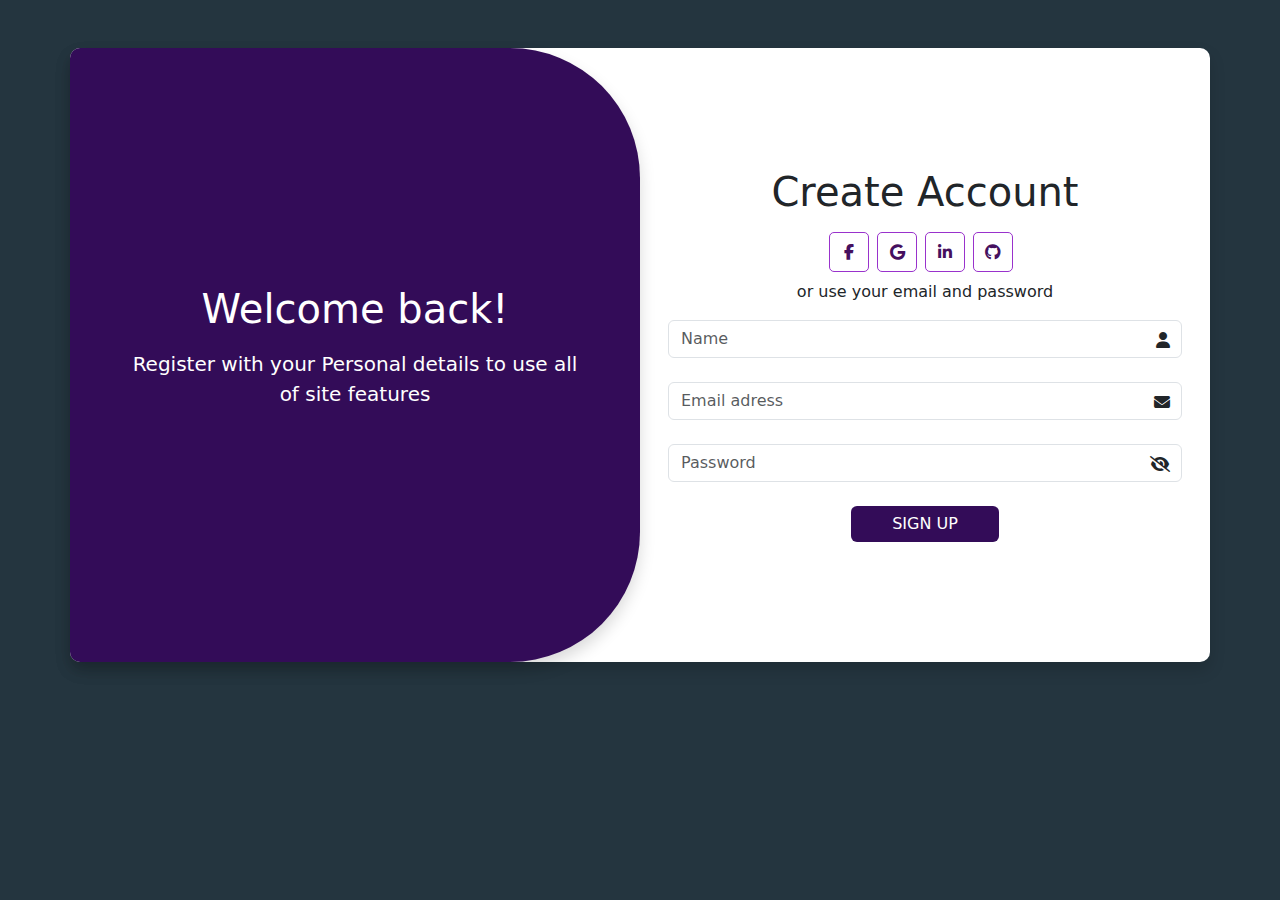
<file: index.html>
<!DOCTYPE html>
<html lang="en">

<head>
    <meta charset="UTF-8">
    <meta name="viewport" content="width=device-width, initial-scale=1.0">
    <title>Signup</title>
    <link rel="stylesheet" href="css/all.min.css">
    <link rel="stylesheet" href="css/bootstrap.min.css">
    <link rel="stylesheet" href="css/style.css">
</head>

<body>

    <div class="container  main bg-white shadow my-5">
        <div class="row ">

            <div
                class="col-md-6 text-center  text-white my-bg-sign-up d-flex align-items-center justify-content-center shadow ">
                <div class="left-part">
                    <h1 class="mb-3">Welcome back!</h1>
                    <p class="mb-3 ">Register with your Personal details to use all <br> of site features</p>
                   

                </div>
            </div>
            <div class="col-md-6  text-center py-5 my-5">
                <div class="right-part">
                    <h1 class="mb-3 mt-4">Create Account</h1>
                    <div class="d-flex align-items-center justify-content-center mb-2">
                        <div class="style-i d-flex align-items-center justify-content-center me-2">
                            <i class="fa-brands fa-facebook-f"></i>
                        </div>
                        <div class="style-i d-flex align-items-center justify-content-center me-2">
                            <i class="fa-brands fa-google"></i>
                        </div>
                        <div class="style-i d-flex align-items-center justify-content-center me-2">
                            <i class="fa-brands fa-linkedin-in"></i>
                        </div>
                        <div class="style-i d-flex align-items-center justify-content-center me-2">
                            <i class="fa-brands fa-github"></i>
                        </div>


                    </div>
                    <p>or use your email and password</p>
                    <form action="" class="px-3">
                        <div class="position-relative">
                            <input oninput="validateUser(this)" type="text" class=" form-control" id="userNameSignUp"
                                placeholder="Name"/>
                            <label for="userNameSignUp"></label>
                            <i class="fa-solid fa-user position-absolute top-0 end-0 m-2 p-1"></i>
                        </div>
                        <div class="position-relative">
                            <input oninput="validateUser(this)" type="text" class=" form-control" id="userEmailSignUp"
                                placeholder="Email adress">
                            <label for="userEmailSignUp"></label>
                            <i class="fa-solid fa-envelope position-absolute top-0 end-0 m-2 p-1"></i>
                        </div>
                        <div class="position-relative">
                            <input oninput="validateUser(this)" type="password" class="form-control"
                                id="userPasswordSignUp" placeholder="Password">
                            <label for="userPasswordSignUp"></label>


                            <i class="fs-6 fa-solid fa-eye-slash position-absolute top-0 end-0 m-2 p-1"></i>
                            <i class="fa-solid fa-eye d-none position-absolute top-0 end-0 m-2 p-1"></i>


                        </div>
                        <div class="alert alert-danger py-1  d-none  alert-Fileds ">
                            <small>Please fill all the fileds</small>
                        </div>
                        <div class="alert alert-danger py-1  d-none alert-check ">
                            <small>In correct email or password</small>
                        </div>
                    </form>
                </div>

                <button id="buttonSignUp" class=" mb-4 btn">SIGN UP</button>
            </div>
        </div>
    </div>

    <script src="Js/bootstrap.bundle.min.js"></script>
    <script src="Js/index.js"></script>
    <script type = "text/javascript" >
        function preventBack() { window.history.forward(); }
        setTimeout("preventBack()", 0);
        window.onunload = function () { null };
        </script>
</body>

</html>
</file>
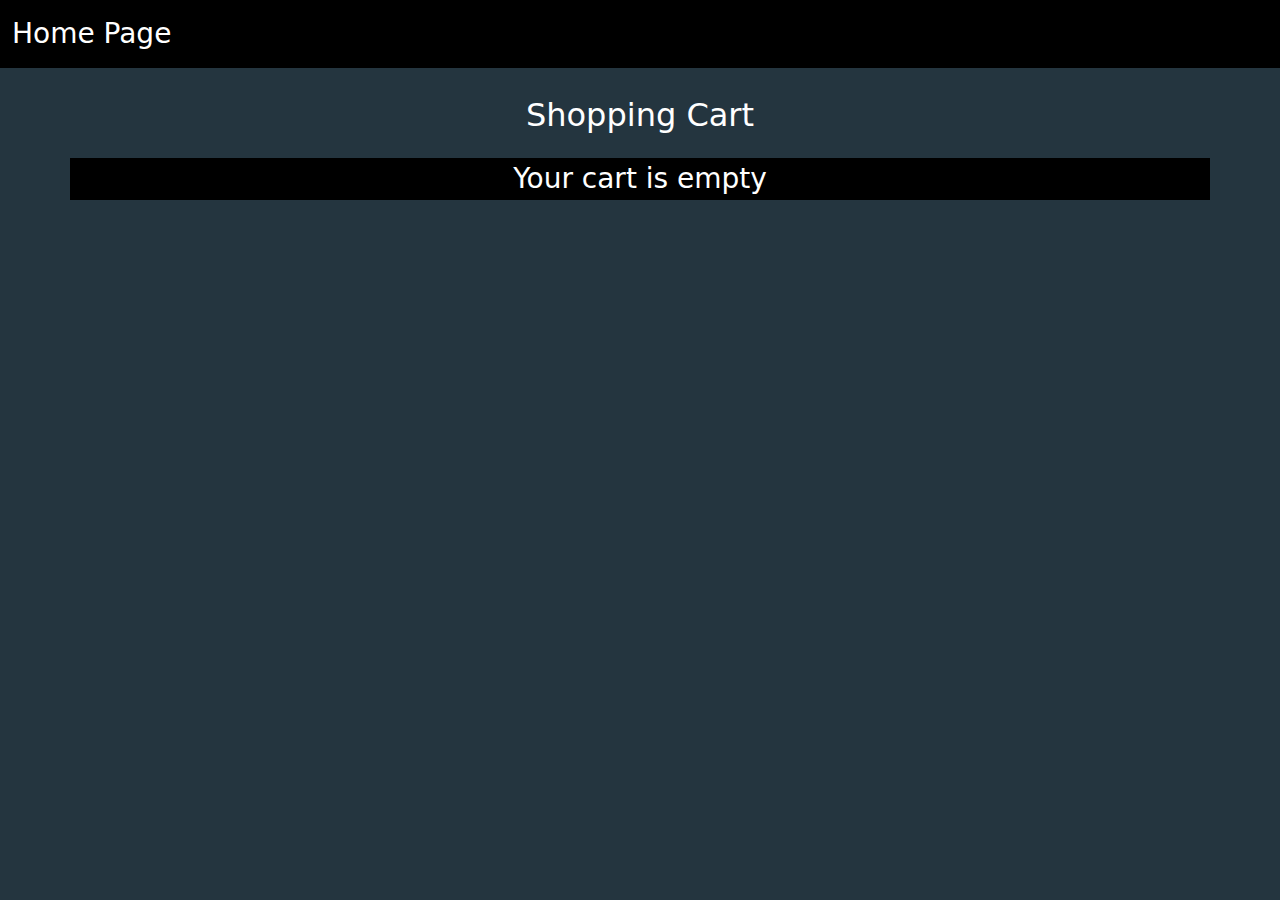
<file: cart.html>
<!DOCTYPE html>
<html lang="en">

<head>
    <meta charset="UTF-8">
    <meta name="viewport" content="width=device-width, initial-scale=1.0">
    <title></title>
    <link rel="stylesheet" href="css/all.min.css">
    <link rel="stylesheet" href="css/bootstrap.min.css">
    <link rel="stylesheet" href="css/style.css">
</head>

<body class="">
    <header>
        <nav>
            <nav class="navbar bg-black fixed-top z-3">
                <div class="container-fluid">
                    <div class="d-flex align-items-center " style="cursor: pointer;">
                        <a class="navbar-brand fs-3 me-1 fw-medium text-white back-home ">Home Page</a>
                      
                    </div>



                </div>
            </nav>
        </nav>
    </header>
    <main>
        <section>

            <div class="container my-5 pt-5">
                <h2 class="text-center text-white mb-4">Shopping Cart</h2>
        
                <div class="">
                    <div id="cart-items" class=" row ">
        
        
        
                    </div>
                </div>
                <div class="col-12 bg-white p-2 mt-3 main-price">
                    <h3 id="total-price" class=" text-black p-0 m-0"> Total cart Price : $0</h3>
                </div>
        
        
            </div>
        </section>
    </main>







    <script src="Js/cart.js"></script>
    <script>
        document.addEventListener("DOMContentLoaded", function () {
            initCart()
        });
    </script>

</body>

</html>
</file>
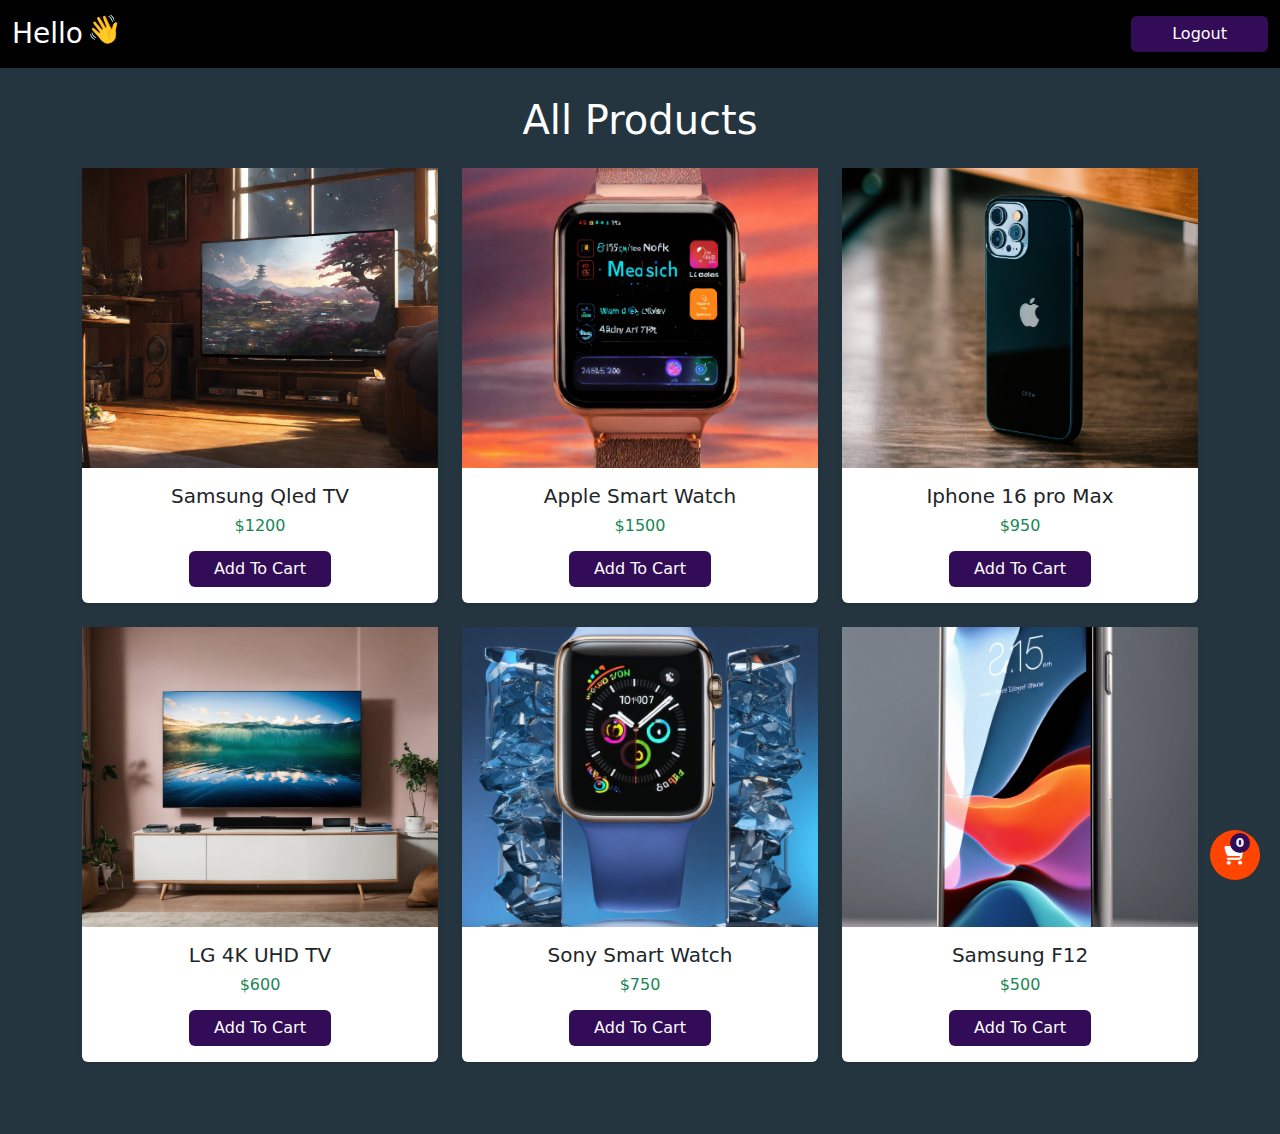
<file: homepage.html>
<!DOCTYPE html>

<html lang="en">

<head>

    <meta charset="UTF-8">
    <meta name="viewport" content="width=device-width, initial-scale=1.0">
    <title>Homepage</title>
    <link rel="stylesheet" href="css/all.min.css">
    <link rel="stylesheet" href="css/bootstrap.min.css">
    <link rel="stylesheet" href="css/style.css">
</head>

<body class="">



    <header>
        <nav>
            <nav class="navbar bg-black fixed-top z-3">
                <div class="container-fluid">
                    <div class="d-flex align-items-center">
                        <a class="navbar-brand fs-3 me-1 fw-medium text-white " >Hello</a>
                        <div class="d-flex align-items-center">
                            <div id="userNameDisplay" class="text-white fw-medium fs-3 "></div>
                            <h1 class="fs-3">👋</h1>
                        </div>
                    </div>


                    <button id="buttonLogout" class="btn " type="submit">Logout</button>

                </div>
            </nav>
        </nav>
    </header>

    <main>
        <section class="my-5 pt-5">
            <div class="container ">
                <div class="row">
                    <h1 class="text-center mb-4 text-white">All Products</h1>

                    <div class="col-md-4 mb-4">
                        <figure class="card h-100 shadow-sm" data-id="1" data-name="Samsung Qled TV"
                            data-img="Images/037fe7a5-3c4d-4fc1-9cf7-90f80d7eb2bc.webp" data-price="500">
                            <img src="Images/037fe7a5-3c4d-4fc1-9cf7-90f80d7eb2bc.webp" class="w-100 object-fit-cover"
                                alt="Samsung QLED TV">
                            <figcaption class="text-center mt-3 px-2">
                                <h5>Samsung Qled TV</h5>
                                <h6 class="fw-medium text-success">$1200</h6>
                                <button class="btn Add mt-2 px-4 ">Add To Cart</button>
                            </figcaption>
                        </figure>
                    </div>

                    <div class="col-md-4 mb-4">
                        <figure class="card h-100 shadow-sm" data-id="2" data-name="Apple Smart Watch"
                            data-img="Images/1082bef4-a040-468d-8985-f74259952cb8.webp" data-price="1500">
                            <img src="Images/1082bef4-a040-468d-8985-f74259952cb8.webp" class="w-100 object-fit-cover"
                                alt="Apple Smart Watch">
                            <figcaption class="text-center mt-3 px-2">
                                <h5>Apple Smart Watch</h5>
                                <h6 class="fw-medium text-success">$1500</h6>
                                <button  class="btn Add mt-2 px-4">Add To Cart</button>
                            </figcaption>
                        </figure>
                    </div>

                    <div class="col-md-4 mb-4">
                        <figure class="card h-100 shadow-sm" data-id="3" data-name="Iphone 16 pro Max"
                            data-img="Images/15d9ed10-223b-4505-9cb8-82551e5d28db.webp" data-price="950">
                            <img src="Images/15d9ed10-223b-4505-9cb8-82551e5d28db.webp" class="w-100 object-fit-cover"
                                alt="Iphone 16 pro Max">
                            <figcaption class="text-center mt-3 px-2">
                                <h5>Iphone 16 pro Max</h5>
                                <h6 class="fw-medium text-success">$950</h6>
                                <button class="btn Add mt-2 px-4">Add To Cart</button>
                            </figcaption>
                        </figure>
                    </div>

                    <div class="col-md-4 mb-4">
                        <figure class="card h-100 shadow-sm" data-id="4" data-name="LG 4K UHD TV"
                            data-img="Images/2bb6df64-1313-4dcc-8976-d37617356762.webp" data-price="600">
                            <img src="Images/2bb6df64-1313-4dcc-8976-d37617356762.webp" class="w-100 object-fit-cover"
                                alt="LG 4K UHD TV">
                            <figcaption class="text-center mt-3 px-2">
                                <h5>LG 4K UHD TV</h5>
                                <h6 class="fw-medium text-success">$600</h6>
                                <button class="btn Add mt-2 px-4">Add To Cart</button>
                            </figcaption>
                        </figure>
                    </div>

                    <div class="col-md-4 mb-4">
                        <figure class="card h-100 shadow-sm" data-id="5" data-name="Sony Smart Watch"
                            data-img="Images/68e26e20-9312-497e-80e0-e5f067078478.webp" data-price="750">
                            <img src="Images/68e26e20-9312-497e-80e0-e5f067078478.webp" class="w-100 object-fit-cover"
                                alt="Sony Smart Watch">
                            <figcaption class="text-center mt-3 px-2">
                                <h5>Sony Smart Watch</h5>
                                <h6 class="fw-medium text-success">$750</h6>
                                <button class="btn Add mt-2 px-4">Add To Cart</button>
                            </figcaption>
                        </figure>
                    </div>

                    <div class="col-md-4 mb-4">
                        <figure class="card h-100 shadow-sm" data-id="6" data-name="Samsung F12"
                            data-img="Images/82e7d5f7-3ac2-4a65-ba41-95f58ad763fb.webp" data-price="500">
                            <img src="Images/82e7d5f7-3ac2-4a65-ba41-95f58ad763fb.webp" class="w-100 object-fit-cover"
                                alt="Samsung F12">
                            <figcaption class="text-center mt-3 px-2">
                                <h5>Samsung F12</h5>
                                <h6 class="fw-medium text-success">$500</h6>
                                <button class="btn Add mt-2 px-4">Add To Cart</button>
                            </figcaption>
                        </figure>
                    </div>
                </div>
            </div>

        </section>
    </main>

    <div class=" d-flex align-items-center justify-content-center  cart">
        <i class="fa-solid fa-cart-shopping fa-flip-horizontal fs-5"></i>
        <div class="position-absolute d-flex align-items-center justify-content-center all-item translate-middle badge  ">
            0
        </div>
    </div>
    <div id="alert" class="alert hidden">Product added to cart!</div>



    <script src="Js/cart.js"></script>
    <script type="text/javascript">
        function preventBack() { window.history.forward(); }
        setTimeout("preventBack()", 0);
        window.onunload = function () { null };
        
    </script>
</body>

</html>
</file>
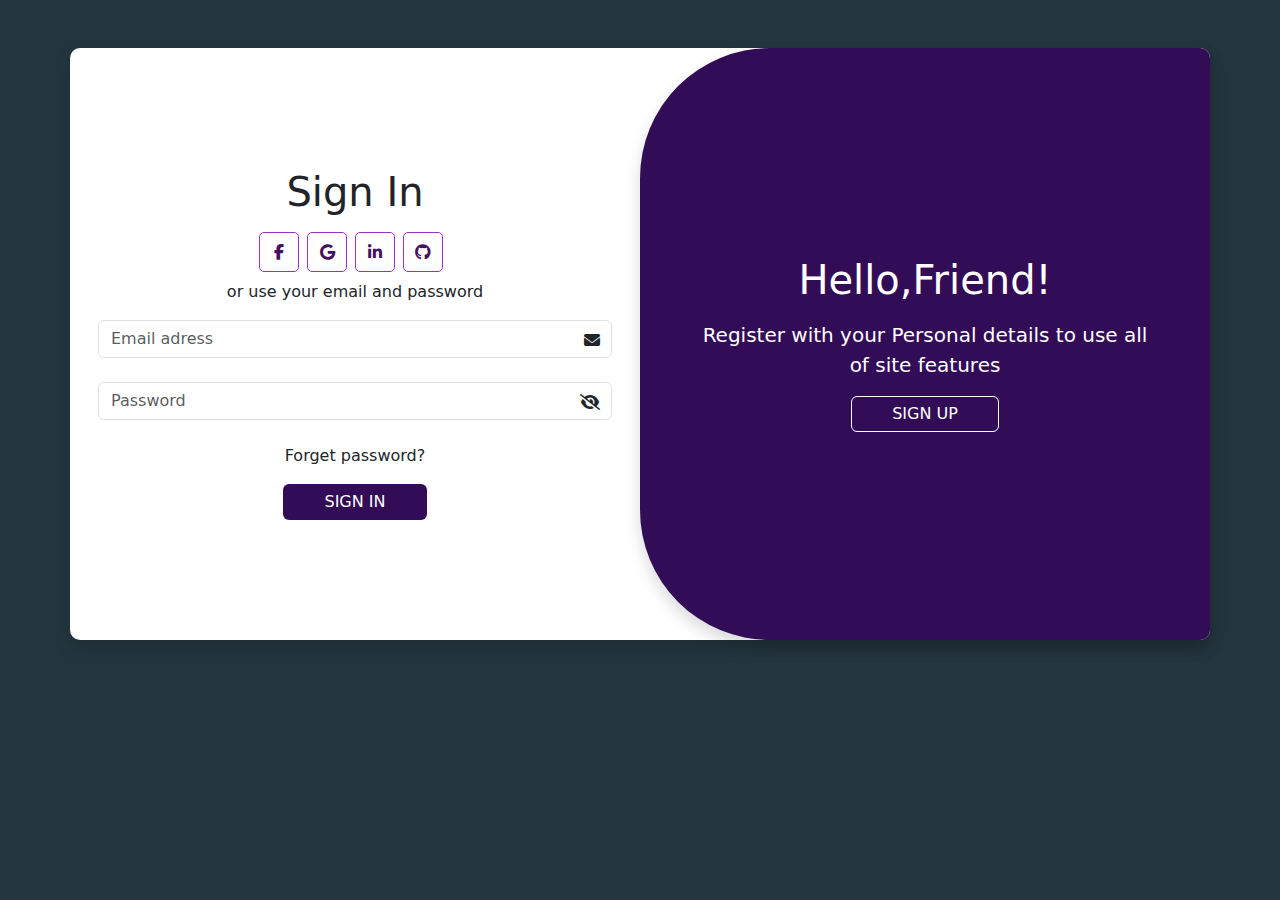
<file: login.html>
<!DOCTYPE html>
<html lang="en">

<head>
    <meta charset="UTF-8">
    <meta name="viewport" content="width=device-width, initial-scale=1.0">
    <title>Login</title>
    <link rel="stylesheet" href="css/all.min.css">
    <link rel="stylesheet" href="css/bootstrap.min.css">
    <link rel="stylesheet" href="css/style.css">
</head>

<body>


    <div class="container  main bg-white shadow my-5">
        <div class="row ">
            <div class="col-md-6  text-center py-5 my-5">
                <div class="right-part">
                    <h1 class="mb-3 mt-4">Sign In</h1>
                    <div class="d-flex align-items-center justify-content-center mb-2 ">
                        <div class="style-i d-flex align-items-center justify-content-center me-2 ">
                            <i class="fa-brands fa-facebook-f"></i>
                        </div>
                        <div class="style-i d-flex align-items-center justify-content-center me-2 ">
                            <i class="fa-brands fa-google"></i>
                        </div>
                        <div class="style-i d-flex align-items-center justify-content-center me-2 ">
                            <i class="fa-brands fa-linkedin-in"></i>
                        </div>
                        <div class="style-i d-flex align-items-center justify-content-center me-2 ">
                            <i class="fa-brands fa-github"></i>
                        </div>


                    </div>
                    <p>or use your email and password</p>
                    <form action="" class="px-3">
                        <div class="position-relative">
                            <input oninput="validateUser(this)" type="text" class=" form-control"  id="userEmailLogin" placeholder="Email adress">
                            <label for="userEmailLogin"></label>
                            <i  class=" fa-solid fa-envelope position-absolute top-0 end-0 m-2 p-1"></i>
                        </div>

                        <div class="position-relative">
                            <input oninput="validateUser(this)" type="password" class="form-control" id="userPasswordLogin" placeholder="Password">
                            <label for="userPasswordLogin"></label>
                            

                                <i  class="fa-solid fa-eye-slash position-absolute top-0 end-0 m-2 p-1"></i>
                                <i  class="fa-solid fa-eye d-none position-absolute top-0 end-0 m-2 p-1"></i>
                            

                        </div>

                        
                        
                        <div class="alert alert-danger py-1  d-none alert-Fileds ">
                            <small>Please fill all the fileds</small>
                        </div>
                        <div class="alert alert-danger py-1  d-none alert-check ">
                            <small>In correct email or password</small>
                        </div>
                    </form>
                </div>
                <p>Forget password?</p>
                <button id="buttonSignIn" class=" mb-4 btn">SIGN IN</button>
            </div>
            <div class="col-md-6 text-center  text-white my-bg d-flex align-items-center justify-content-center shadow ">
                <div class="left-part">
                    <h1 class="mb-3">Hello,Friend!</h1>
                    <p class="mb-3 ">Register with your Personal details to use all <br> of site features</p>
                    <button id="buttonSignUpForRegister" class="btn my-btn">SIGN UP</button>

                </div>
            </div>
        </div>
    </div>

    <script src="Js/bootstrap.bundle.min.js"></script>
    <script  src="Js/index.js"></script>
    <script type = "text/javascript" >
        function preventBack() { window.history.forward(); }
        setTimeout("preventBack()", 0);
        window.onunload = function () { null };
        </script>
</body>

</html>
</file>
<file: css/style.css>
body {
    background-color: #24353F;

}

.homepage {
    background-color: white;
}

.style-i i {
    color: rgb(69, 16, 95);
}

.style-i {
    border-radius: 5px;

    width: 40px;
    height: 40px;
    cursor: pointer;
    border: 1px solid darkorchid;
}

.main {

    border-radius: 10px;
}

button.btn {
    background-color: #330c58 !important;

    color: white !important;
    padding: 5px 40px;
}

.my-bg {
    background-color: #330c58;

    border-top-left-radius: 130px;
    border-bottom-left-radius: 130px;
    border-top-right-radius: 10px;
    border-bottom-right-radius: 10px
}

.style-icon {
    background-color: #330c58;
    color: white;
    width: 50px;
    height: 50px;
    border-radius: 50%;
    cursor: pointer;
}

.left-part p {
    font-size: 20px;
    width: 100%;
}

.left-part button {

    border: 1px solid white !important;
}

.my-bg-sign-up {
    background-color: #330c58;

    border-top-right-radius: 130px;
    border-bottom-right-radius: 130px;
    border-top-left-radius: 10px;
    border-bottom-left-radius: 10px
}

.style-img {

    border-radius: 180px 250px 200px 170px;
    width: 500px;
    height: 500px;
    background-size: cover;
    background-image: linear-gradient(to bottom, rgba(0, 0, 0, 0.1), rgba(0, 0, 0, 0.3)), url(../image/812277fe-e0a3-48dd-8fcb-a31dde8fbe2d.webp);
    background-repeat: no-repeat;
    background-position: center;

}

.header-bg {
    background-color: rgb(7, 7, 7);
}

span,
h3,
.first,
.my-icons i {
    color: aqua !important;
}

.my-icons {
    border-radius: 50%;

    width: 40px;
    height: 40px;
    cursor: pointer;
    border: 1px solid aqua;
}

#my-btn {
    background-color: aqua !important;
    border-radius: 30px !important;
    color: black !important;
    padding: 5px 40px;
}

i.fa-eye-slash,
i.fa-eye {
    cursor: pointer;
}

i.fa-arrow-right-from-bracket {
    transform: rotate(180deg)
}

button.logout {
    background-color: aqua !important;
    border-radius: 10px !important;
    color: black !important;
    padding: 5px 15px;
}

.task-item {
    display: flex;
    align-items: center;
    justify-content: space-between;
    padding: 10px;
    border-bottom: 1px solid #e0e0e0;
}

.task-info span {
    color: #330c58 !important;
    flex-grow: 1;
}

.task-text {
    font-size: 16px;
    font-weight: bold;
}

.task-date {
    display: block;
    font-size: 12px;
    color: #777;
    margin-top: 5px;
}

.task-actions button {
    display: inline-flex;
    align-items: center;
    justify-content: center;
    width: 30px;
    height: 30px;
    border-radius: 50%;
    font-size: 14px;
}

.task-actions .btn-sm {
    padding: 0;
}

.completed-task .task-text {
    text-decoration: line-through;
    color: gray !important;
}

.due-task {
    background-color: #ffdddd;
    border-left: 5px solid #ff5555;
}

.card img {
    height: 300px;
    object-fit: cover;
}

.card {
    border: none;
    transition: transform 0.3s ease-in-out, box-shadow 0.3s ease-in-out;
}

.card:hover {
    transform: translateY(-10px);
    box-shadow: 0 4px 20px rgba(0, 0, 0, 0.1);
}

.cart {
    position: fixed;
    bottom: 20px;
    right: 20px;
    background-color: orangered;
    color: white;
    width: 50px;
    height: 50px;
    border-radius: 50%;
    z-index: 10000;
    cursor: pointer;
}

.all-item{
    width: 20px;
    height: 20px;
    top: 13px;
    right: 0;
    background-color: #330c58;
    color: white;
    border-radius: 50%;
}

#alert {
    position: fixed;
    top: 20px; 
    left: 50%; 
    transform: translateX(-50%);
    background-color: #4CAF50; 
    color: white; 
    padding: 15px; 
    border-radius: 5px;
    box-shadow: 0 4px 8px rgba(0, 0, 0, 0.2); 
    opacity: 0; 
    transition: opacity 0.5s ease; 
    z-index: 1000; 
}

#alert.visible {
    opacity: 1;
}

.hidden {
    display: none; 
}
</file>
